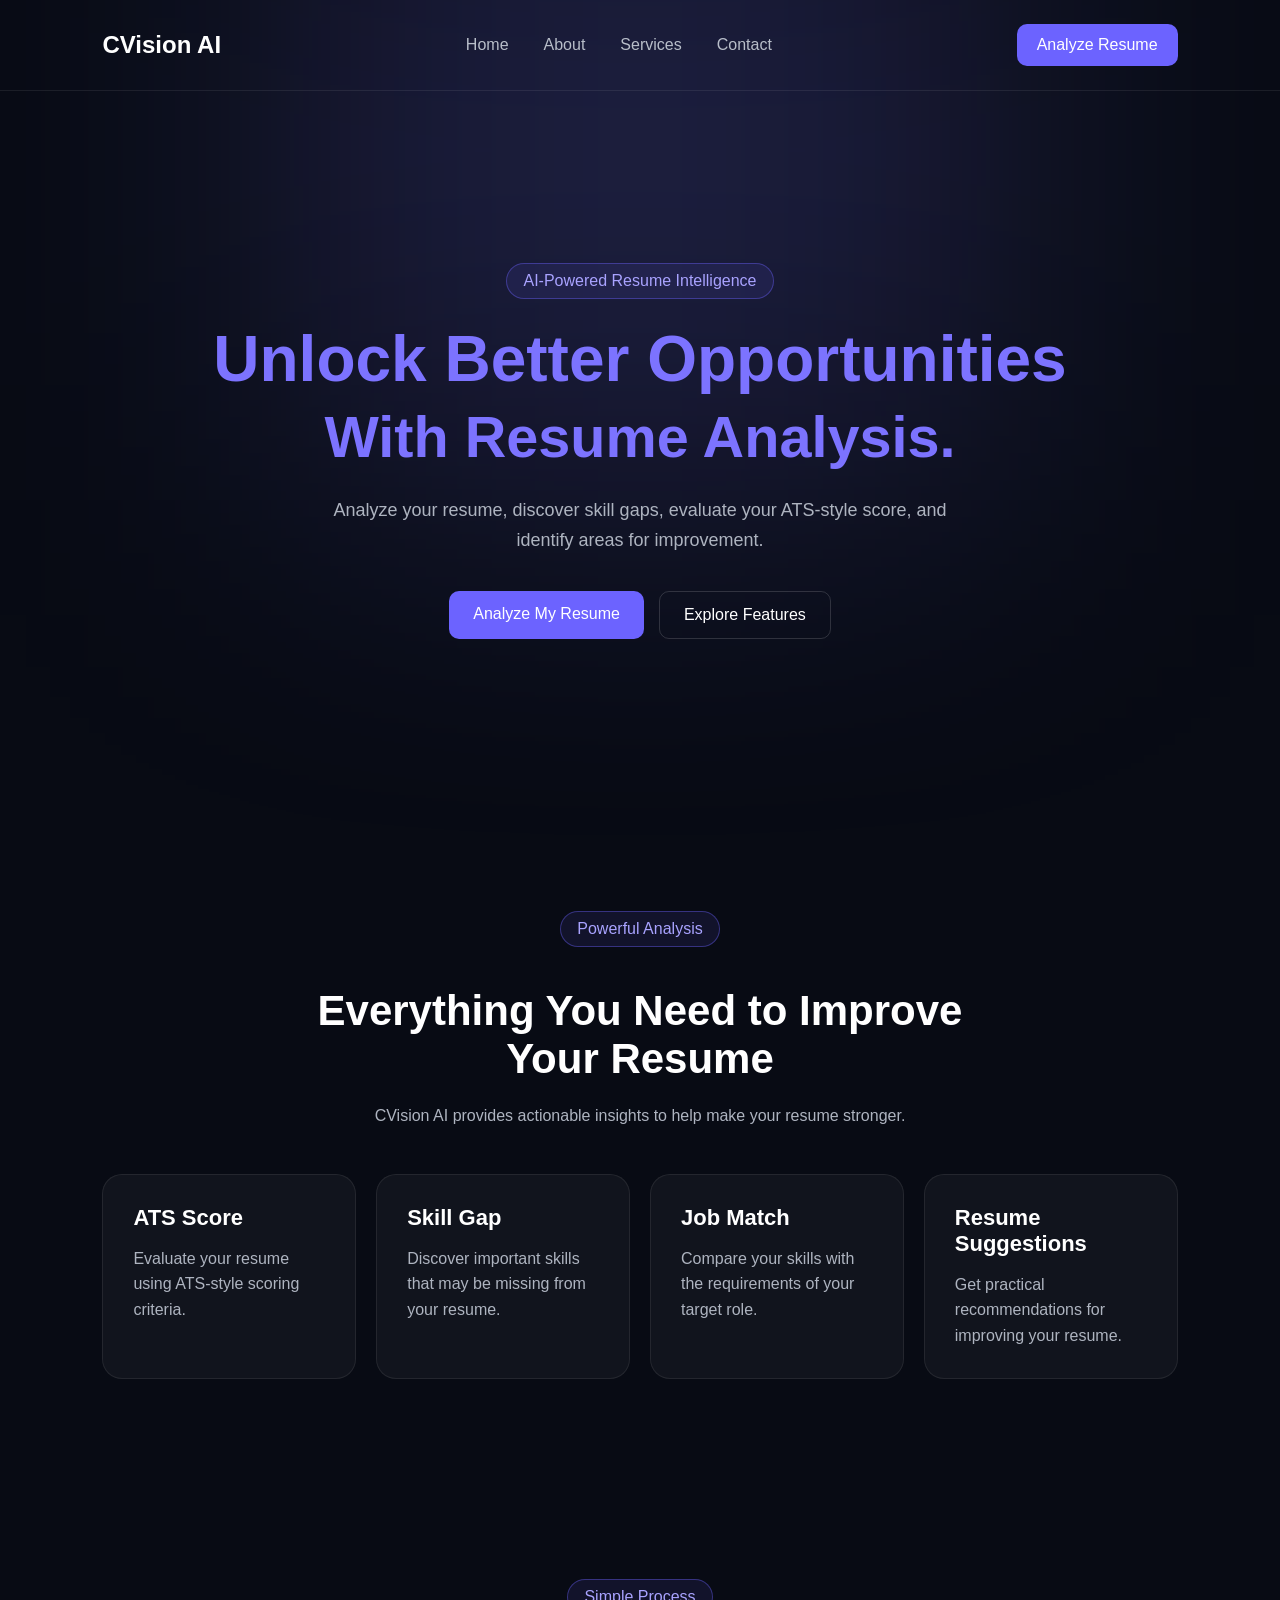
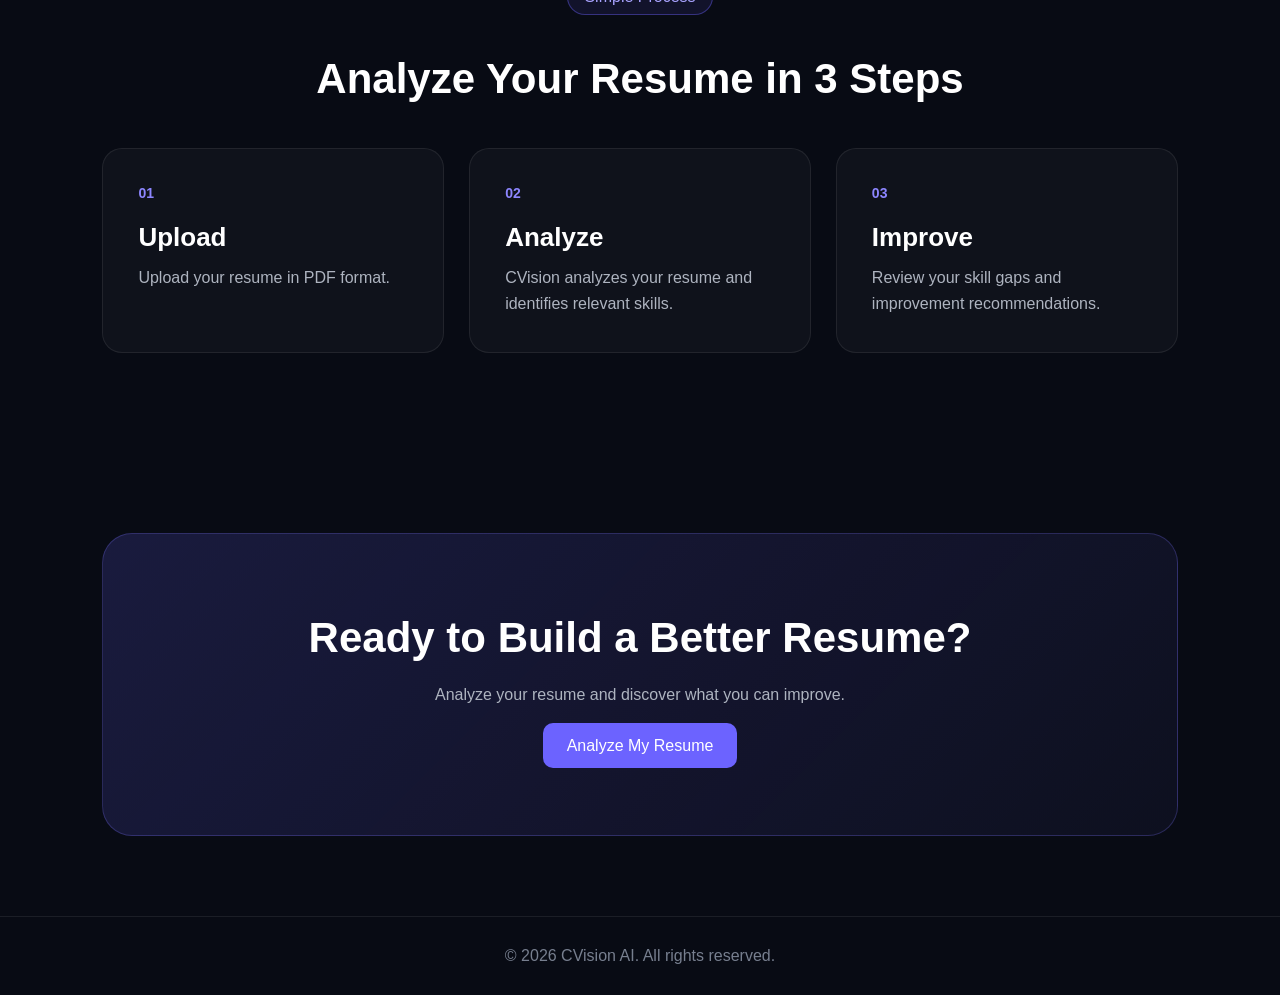
<file: frontend/index.html>
<!DOCTYPE html>
<html lang="en">

<head>
    <meta charset="UTF-8">
    <meta name="viewport" content="width=device-width, initial-scale=1.0">

    <title>CVision AI | AI Resume Analysis</title>

    <link rel="stylesheet" href="css/style.css">

    <script src="js/script.js" defer></script>
</head>


<body>

    <!-- Navigation -->
    <nav>

        <div class="logo">
            CVision AI
        </div>


        <div class="nav-links">

            <a href="index.html">
                Home
            </a>

            <a href="about.html">
                About
            </a>

            <a href="services.html">
                Services
            </a>

            <a href="contact.html">
                Contact
            </a>

        </div>


        <a href="upload.html" class="nav-button">
            Analyze Resume
        </a>

    </nav>


    <!-- Hero -->
    <section class="hero">

        <div class="hero-content">

            <span class="badge">
                AI-Powered Resume Intelligence
            </span>


            <h1>

                <span class="hero-line-1">
                    Unlock Better Opportunities
                </span>

                <span class="hero-line-2">
                    With Resume Analysis.
                </span>

            </h1>


            <p>
                Analyze your resume, discover skill gaps,
                evaluate your ATS-style score, and identify
                areas for improvement.
            </p>


            <div class="hero-buttons">

                <a
                    href="upload.html"
                    class="primary-btn"
                >
                    Analyze My Resume
                </a>


                <a
                    href="#features"
                    class="secondary-btn"
                >
                    Explore Features
                </a>

            </div>

        </div>

    </section>


    <!-- Features -->
    <section
        class="features"
        id="features"
    >

        <div class="section-heading">

            <span class="badge">
                Powerful Analysis
            </span>


            <h2>
                Everything You Need to Improve Your Resume
            </h2>


            <p>
                CVision AI provides actionable insights
                to help make your resume stronger.
            </p>

        </div>


        <div class="feature-grid">

            <div class="feature-card">

                <h3>
                    ATS Score
                </h3>

                <p>
                    Evaluate your resume using
                    ATS-style scoring criteria.
                </p>

            </div>


            <div class="feature-card">

                <h3>
                    Skill Gap
                </h3>

                <p>
                    Discover important skills that
                    may be missing from your resume.
                </p>

            </div>


            <div class="feature-card">

                <h3>
                    Job Match
                </h3>

                <p>
                    Compare your skills with the
                    requirements of your target role.
                </p>

            </div>


            <div class="feature-card">

                <h3>
                    Resume Suggestions
                </h3>

                <p>
                    Get practical recommendations
                    for improving your resume.
                </p>

            </div>

        </div>

    </section>


    <!-- How It Works -->
    <section class="how-it-works">

        <div class="section-heading">

            <span class="badge">
                Simple Process
            </span>

            <h2>
                Analyze Your Resume in 3 Steps
            </h2>

        </div>


        <div class="steps">

            <div class="step">

                <span>
                    01
                </span>

                <h3>
                    Upload
                </h3>

                <p>
                    Upload your resume in PDF format.
                </p>

            </div>


            <div class="step">

                <span>
                    02
                </span>

                <h3>
                    Analyze
                </h3>

                <p>
                    CVision analyzes your resume
                    and identifies relevant skills.
                </p>

            </div>


            <div class="step">

                <span>
                    03
                </span>

                <h3>
                    Improve
                </h3>

                <p>
                    Review your skill gaps and
                    improvement recommendations.
                </p>

            </div>

        </div>

    </section>


    <!-- Call To Action -->
    <section class="cta">

        <h2>
            Ready to Build a Better Resume?
        </h2>


        <p>
            Analyze your resume and discover
            what you can improve.
        </p>


        <a
            href="upload.html"
            class="primary-btn"
        >
            Analyze My Resume
        </a>

    </section>


    <!-- Footer -->
    <footer>

        <p>
            © 2026 CVision AI. All rights reserved.
        </p>

    </footer>


</body>

</html>
</file>
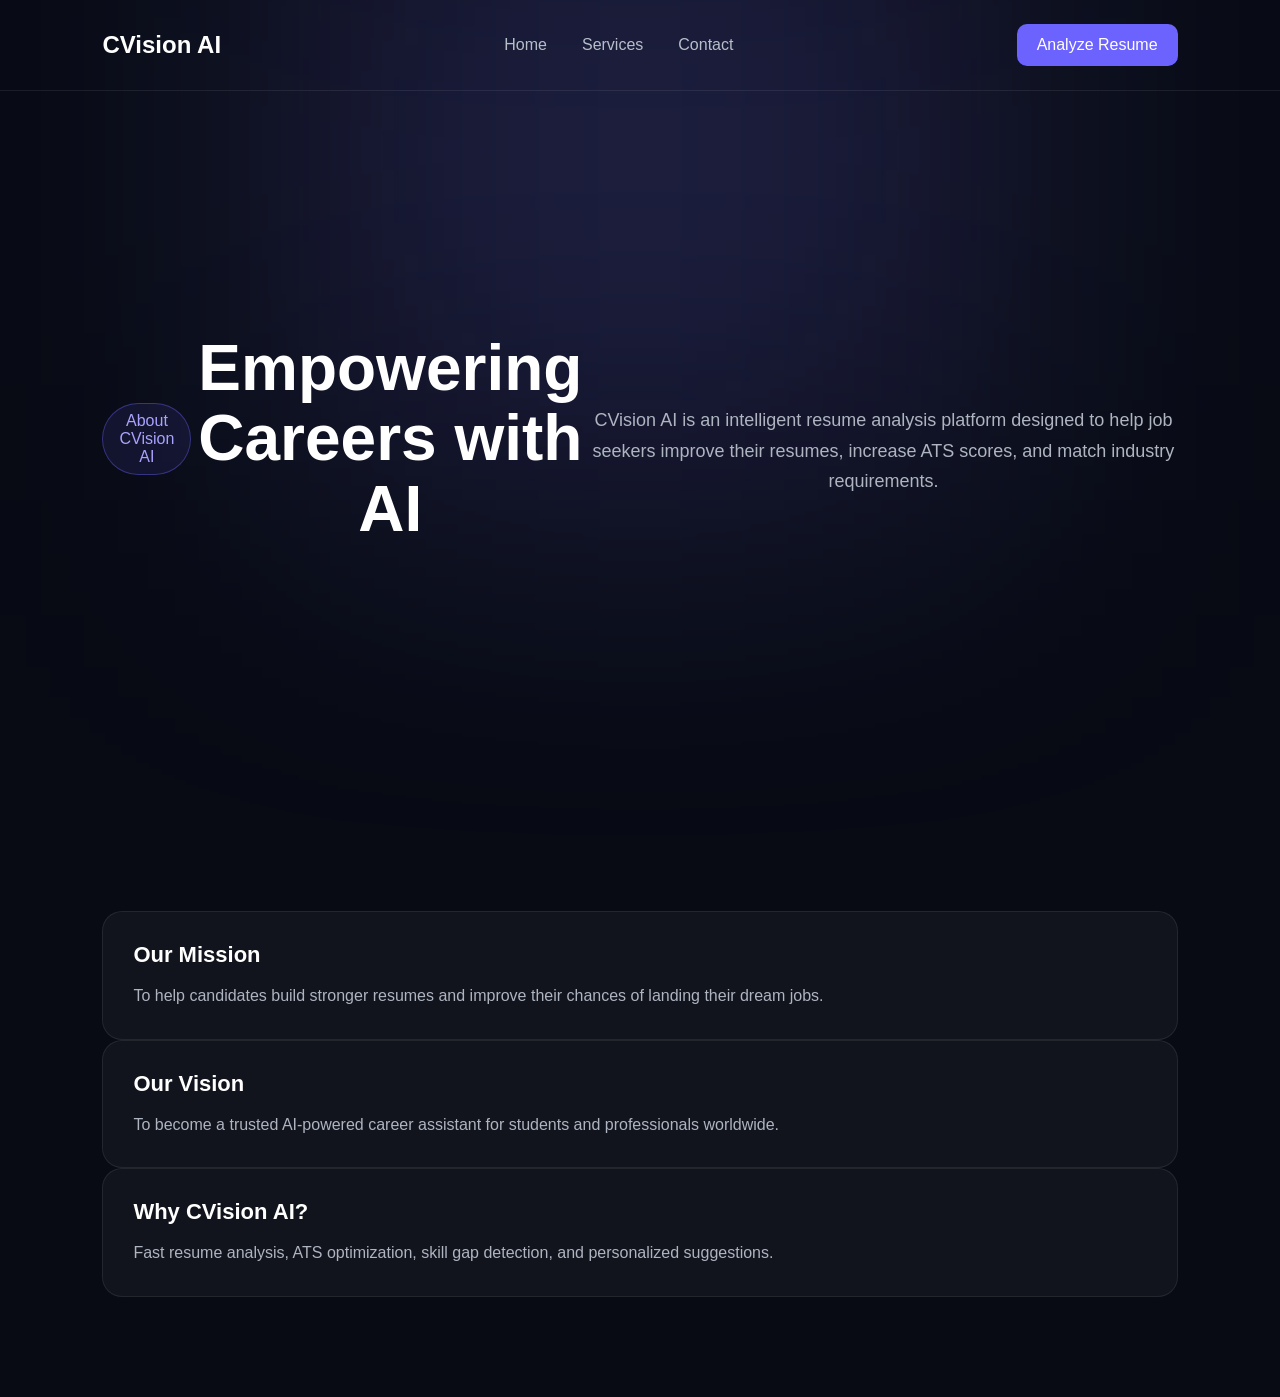
<file: frontend/about.html>
<!DOCTYPE html>
<html lang="en">
<head>
    <meta charset="UTF-8">
    <meta name="viewport" content="width=device-width, initial-scale=1.0">
    <title>About | CVision AI</title>
    <link rel="stylesheet" href="css/style.css">
</head>

<body>

<nav>
    <div class="logo">CVision AI</div>

    <div class="nav-links">
        <a href="index.html">Home</a>
        <a href="services.html">Services</a>
        <a href="contact.html">Contact</a>
    </div>

    <a href="upload.html" class="nav-button">Analyze Resume</a>
</nav>

<section class="hero">

    <span class="badge">About CVision AI</span>

    <h1>Empowering Careers with AI</h1>

    <p>
        CVision AI is an intelligent resume analysis platform
        designed to help job seekers improve their resumes,
        increase ATS scores, and match industry requirements.
    </p>

</section>

<section class="features">

    <div class="feature-card">
        <h3>Our Mission</h3>
        <p>
            To help candidates build stronger resumes and
            improve their chances of landing their dream jobs.
        </p>
    </div>

    <div class="feature-card">
        <h3>Our Vision</h3>
        <p>
            To become a trusted AI-powered career assistant
            for students and professionals worldwide.
        </p>
    </div>

    <div class="feature-card">
        <h3>Why CVision AI?</h3>
        <p>
            Fast resume analysis, ATS optimization,
            skill gap detection, and personalized suggestions.
        </p>
    </div>

</section>

</body>
</html>
</file>
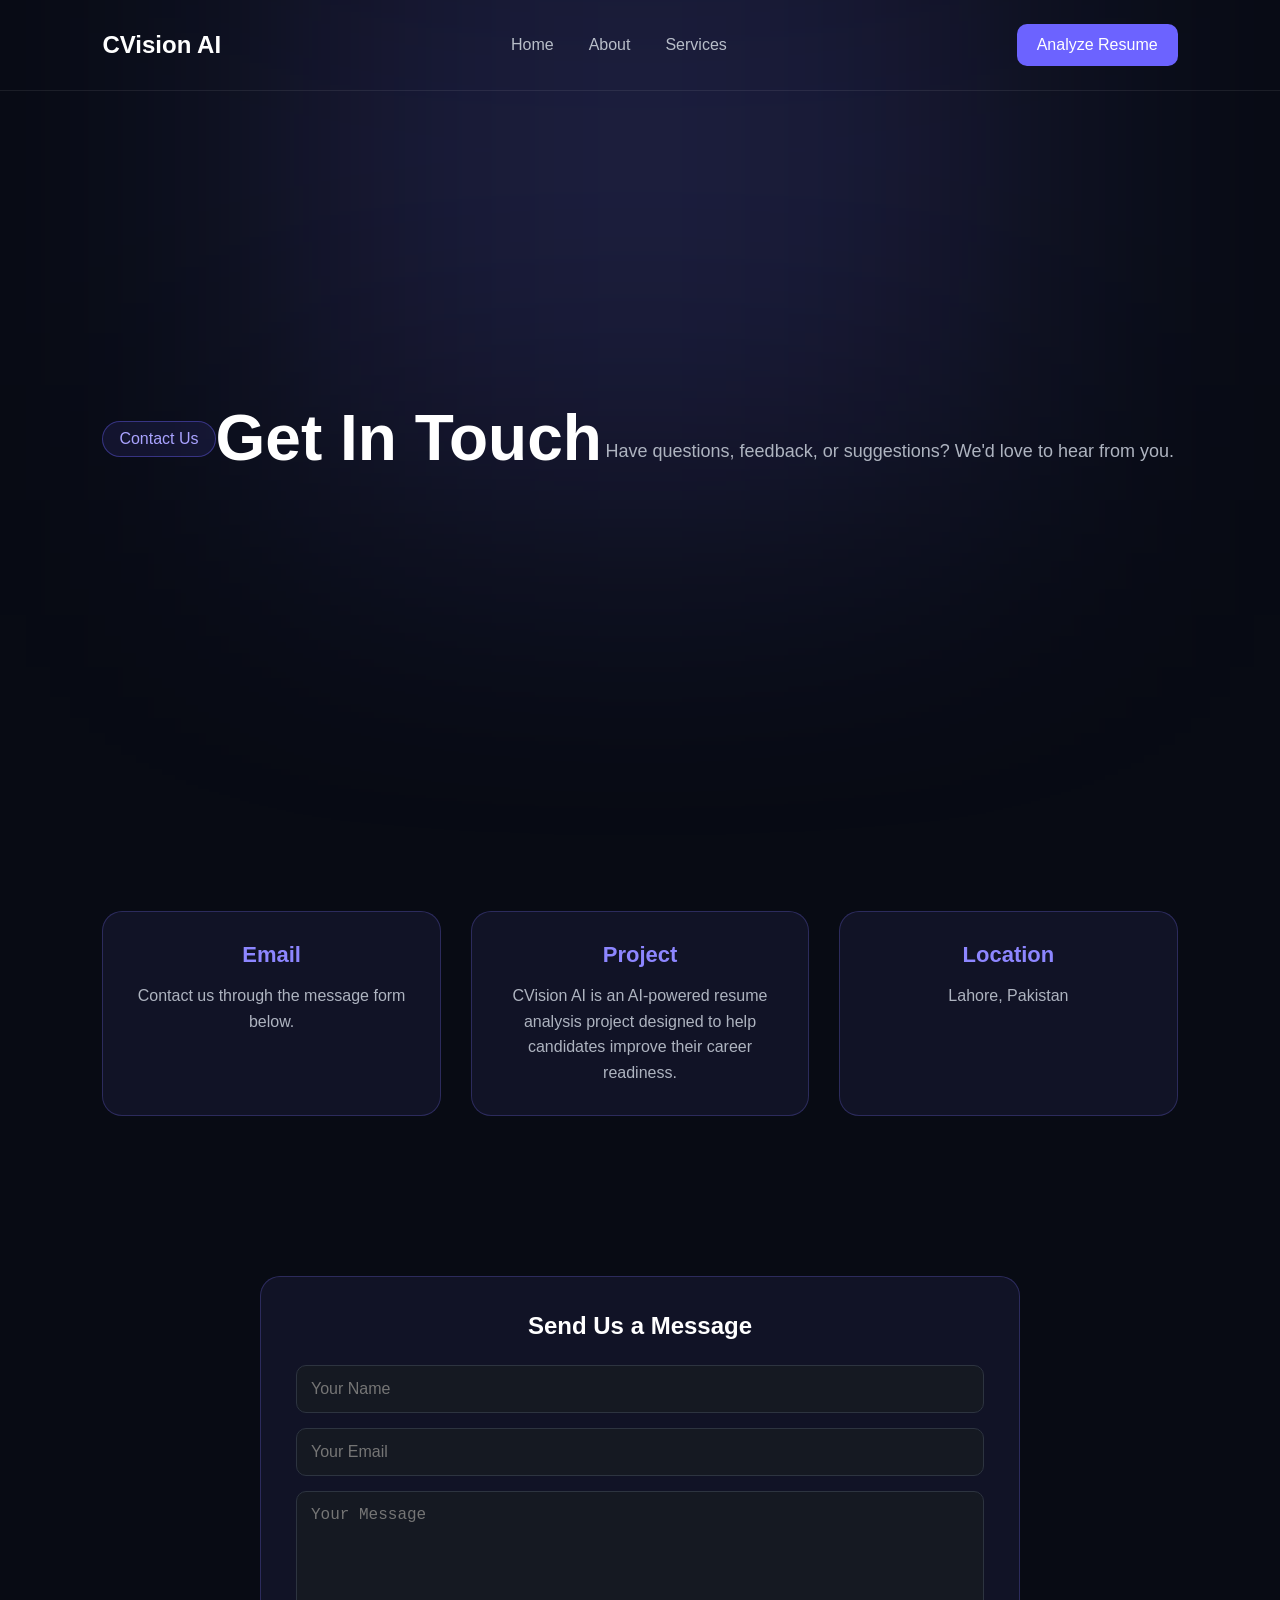
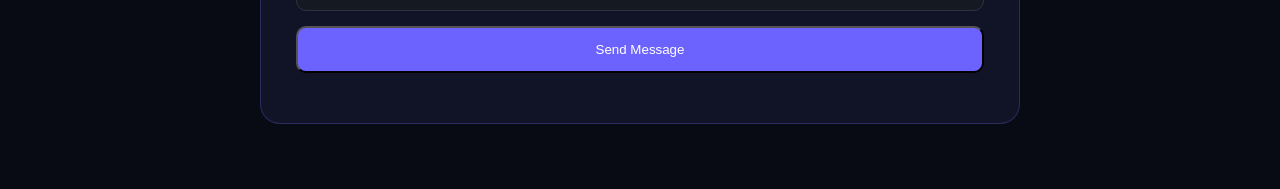
<file: frontend/contact.html>
<!DOCTYPE html>
<html lang="en">

<head>
    <meta charset="UTF-8">
    <meta name="viewport" content="width=device-width, initial-scale=1.0">

    <title>Contact | CVision AI</title>

    <link rel="stylesheet" href="css/style.css">
</head>


<body class="contact-page">

    <!-- Navigation -->
    <nav>

        <div class="logo">
            CVision AI
        </div>

        <div class="nav-links">
            <a href="index.html">Home</a>
            <a href="about.html">About</a>
            <a href="services.html">Services</a>
        </div>

        <a href="upload.html" class="nav-button">
            Analyze Resume
        </a>

    </nav>


    <!-- Hero -->
    <section class="hero">

        <span class="badge">
            Contact Us
        </span>

        <h1>
            Get In Touch
        </h1>

        <p>
            Have questions, feedback, or suggestions?
            We'd love to hear from you.
        </p>

    </section>


    <!-- Contact Information -->
    <section class="features">

        <div class="feature-grid">

            <div class="feature-card">

                <h3>
                    Email
                </h3>

                <p>
                    Contact us through the message form below.
                </p>

            </div>


            <div class="feature-card">

                <h3>
                    Project
                </h3>

                <p>
                    CVision AI is an AI-powered resume analysis
                    project designed to help candidates improve
                    their career readiness.
                </p>

            </div>


            <div class="feature-card">

                <h3>
                    Location
                </h3>

                <p>
                    Lahore, Pakistan
                </p>

            </div>

        </div>

    </section>


    <!-- Contact Form -->
    <section class="contact-form-section">

        <div class="feature-card">

            <h2>
                Send Us a Message
            </h2>


            <form id="contactForm">

                <input
                    type="text"
                    id="contactName"
                    placeholder="Your Name"
                    required
                >


                <input
                    type="email"
                    id="contactEmail"
                    placeholder="Your Email"
                    required
                >


                <textarea
                    id="contactMessage"
                    rows="5"
                    placeholder="Your Message"
                    required
                ></textarea>


                <button
                    type="submit"
                    class="primary-btn"
                >
                    Send Message
                </button>


                <p id="contactStatus"></p>

            </form>

        </div>

    </section>


    <script>

        const contactForm =
            document.getElementById("contactForm");

        const contactStatus =
            document.getElementById("contactStatus");


        contactForm.addEventListener("submit", function (event) {

            event.preventDefault();


            const name =
                document.getElementById("contactName").value.trim();

            const email =
                document.getElementById("contactEmail").value.trim();

            const message =
                document.getElementById("contactMessage").value.trim();


            if (!name || !email || !message) {

                contactStatus.textContent =
                    "Please fill in all fields.";

                return;
            }


            contactStatus.textContent =
                "Thank you! Your message has been received.";


            contactForm.reset();

        });

    </script>

</body>

</html>
</file>
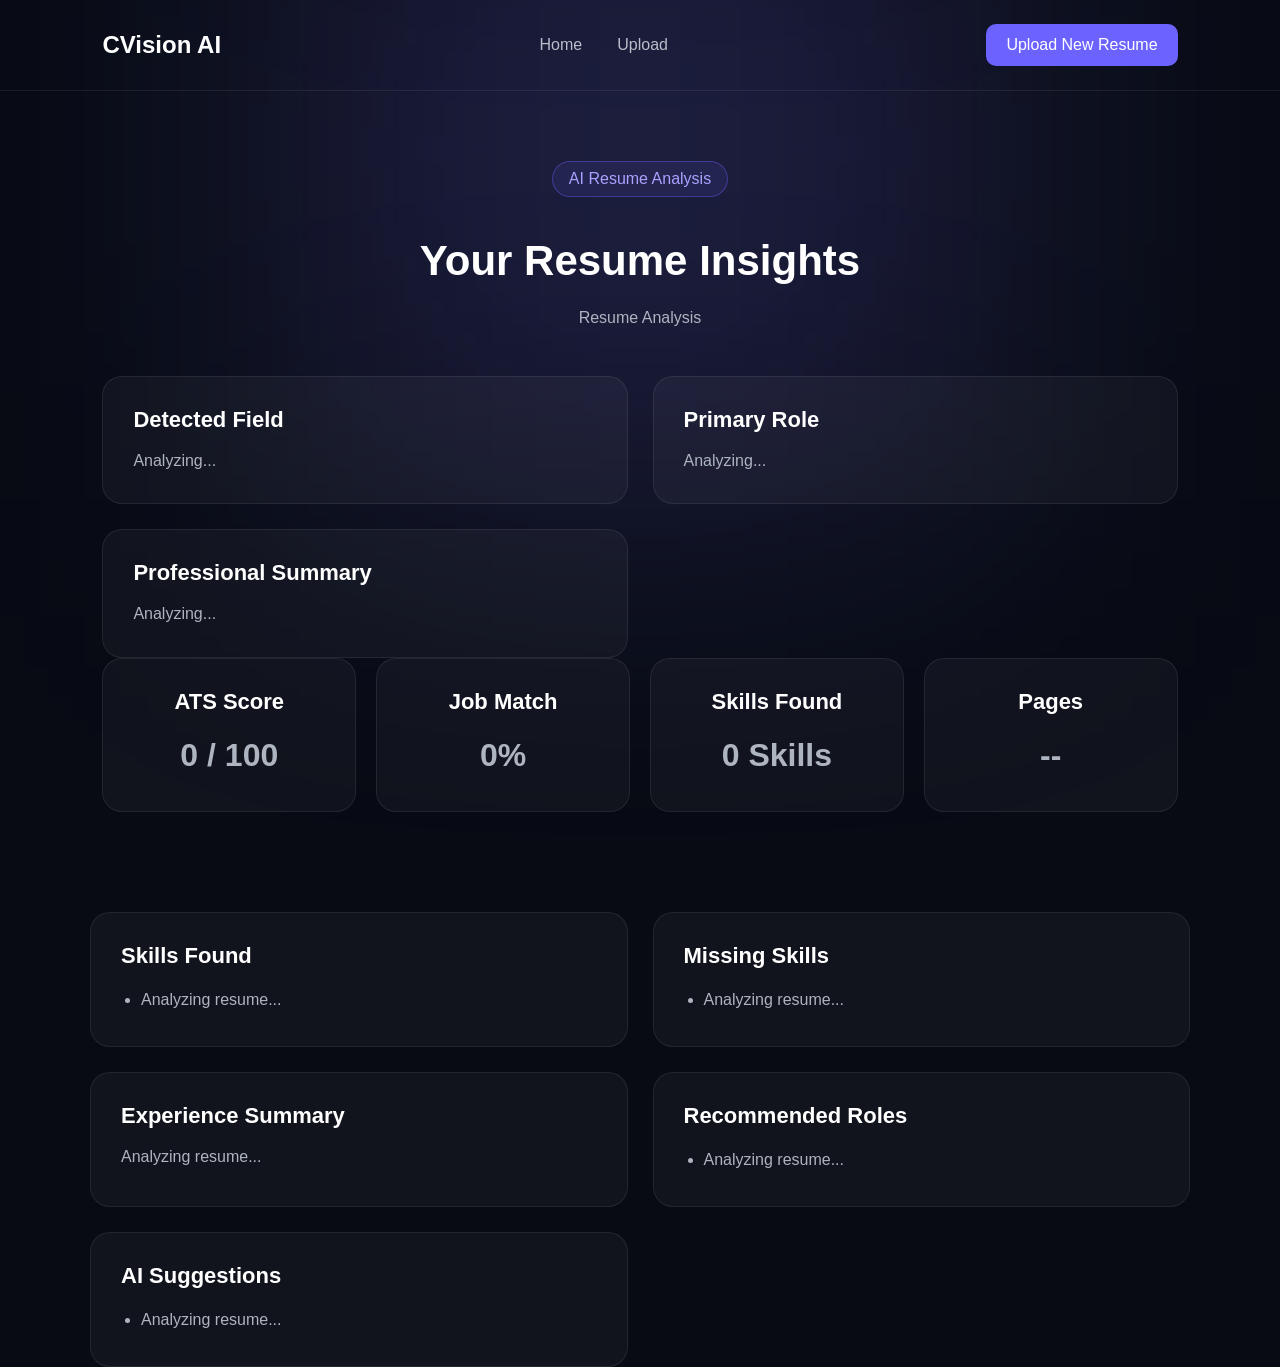
<file: frontend/dashboard.html>
﻿<!DOCTYPE html>
<html lang="en">

<head>
    <meta charset="UTF-8">
    <meta name="viewport" content="width=device-width, initial-scale=1.0">

    <title>Dashboard | CVision AI</title>

    <link rel="stylesheet" href="css/style.css">
</head>

<body id="dashboardRoot">

    <!-- Navigation -->
    <nav>
        <div class="logo">CVision AI</div>

        <div class="nav-links">
            <a href="index.html">Home</a>
            <a href="upload.html">Upload</a>
        </div>

        <a href="upload.html" class="nav-button">
            Upload New Resume
        </a>
    </nav>


    <!-- Dashboard Header -->
    <section class="dashboard">

        <div class="section-heading">

            <span class="badge">
                AI Resume Analysis
            </span>

            <h2>Your Resume Insights</h2>

            <p id="resumeName">
                Resume Analysis
            </p>

        </div>


        <!-- AI Identification -->
        <div class="dashboard-details">

            <div class="feature-card">
                <h3>Detected Field</h3>
                <p id="detectedField">Analyzing...</p>
            </div>

            <div class="feature-card">
                <h3>Primary Role</h3>
                <p id="primaryRole">Analyzing...</p>
            </div>

            <div class="feature-card">
                <h3>Professional Summary</h3>
                <p id="resumeSummary">Analyzing...</p>
            </div>

        </div>


        <!-- Main Stats -->
        <div class="stats-grid">

            <div class="feature-card">
                <h3>ATS Score</h3>
                <p id="atsScore">0 / 100</p>
            </div>

            <div class="feature-card">
                <h3>Job Match</h3>
                <p id="jobMatch">0%</p>
            </div>

            <div class="feature-card">
                <h3>Skills Found</h3>
                <p id="skillCount">0 Skills</p>
            </div>

            <div class="feature-card">
                <h3>Pages</h3>
                <p id="pageCount">--</p>
            </div>

        </div>

    </section>


    <!-- Dashboard Details -->
    <section class="dashboard-details">

        <!-- Skills -->
        <div class="feature-card">

            <h3>Skills Found</h3>

            <ul id="skillsList">
                <li>Analyzing resume...</li>
            </ul>

        </div>


        <!-- Missing Skills -->
        <div class="feature-card">

            <h3>Missing Skills</h3>

            <ul id="missingSkillsList">
                <li>Analyzing resume...</li>
            </ul>

        </div>


        <!-- Experience -->
        <div class="feature-card">

            <h3>Experience Summary</h3>

            <p id="experienceSummary">
                Analyzing resume...
            </p>

        </div>


        <!-- Recommended Roles -->
        <div class="feature-card">

            <h3>Recommended Roles</h3>

            <ul id="recommendedRolesList">
                <li>Analyzing resume...</li>
            </ul>

        </div>


        <!-- AI Suggestions -->
        <div class="feature-card">

            <h3>AI Suggestions</h3>

            <ul id="suggestionsList">
                <li>Analyzing resume...</li>
            </ul>

        </div>

    </section>


    <script src="js/script.js"></script>

</body>

</html>
</file>
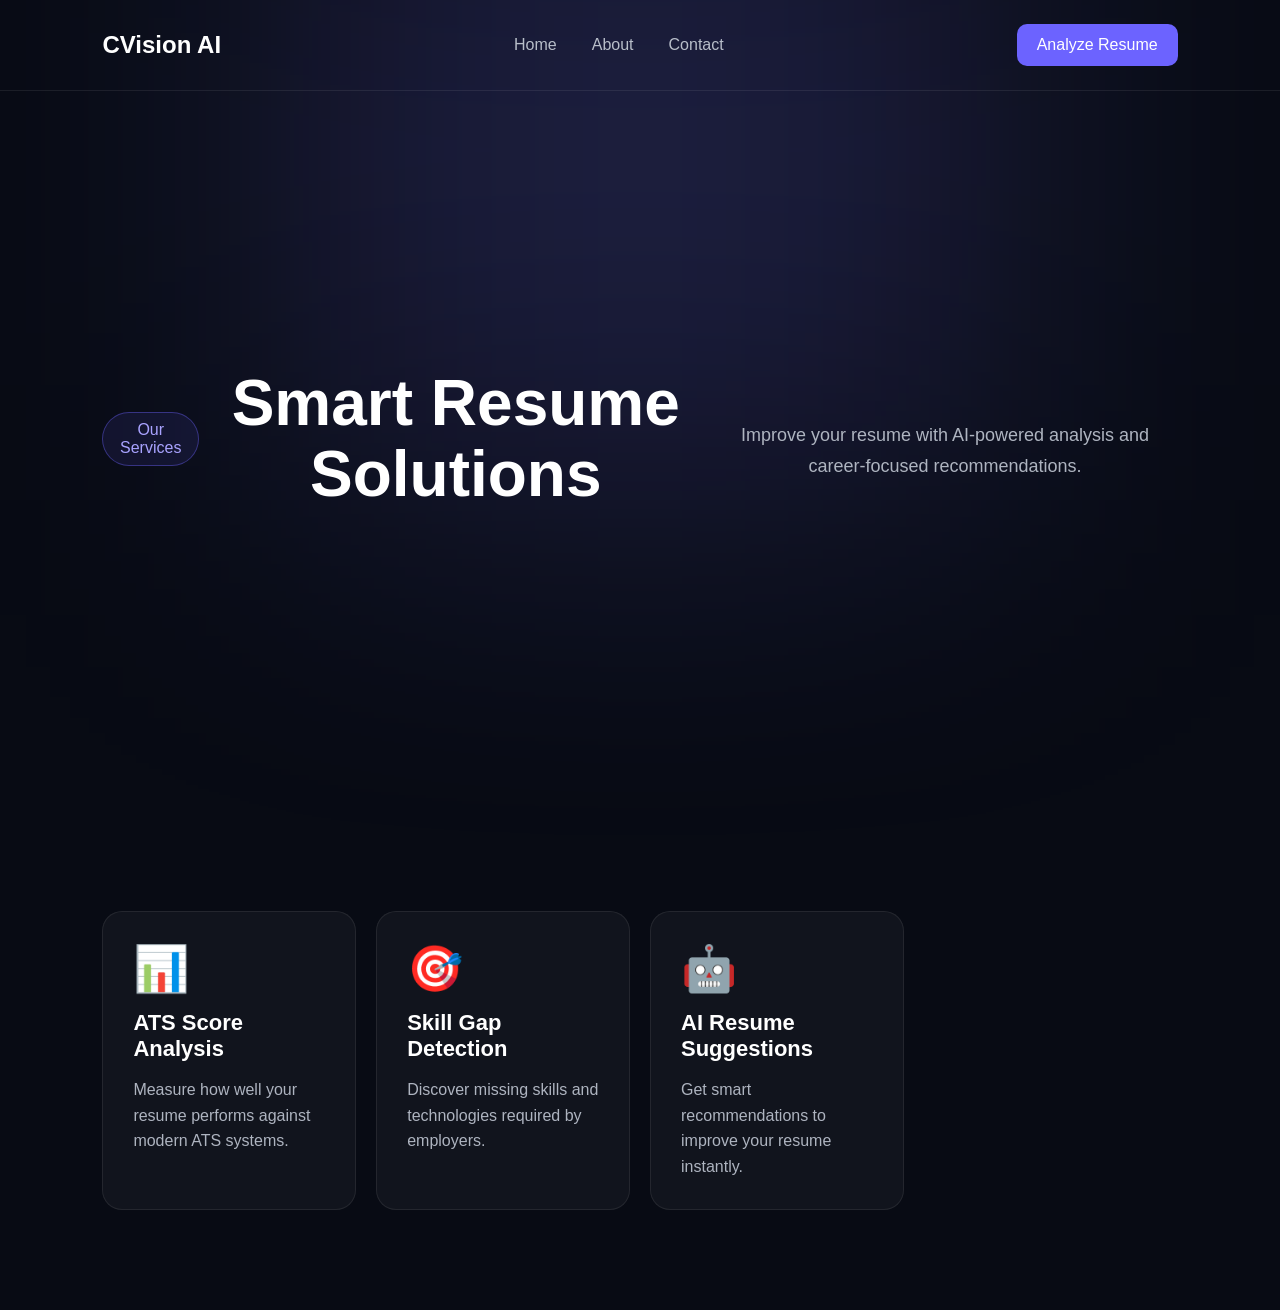
<file: frontend/services.html>
<!DOCTYPE html>
<html lang="en">
<head>
    <meta charset="UTF-8">
    <meta name="viewport" content="width=device-width, initial-scale=1.0">
    <title>Services | CVision AI</title>
    <link rel="stylesheet" href="css/style.css">
</head>

<body>

<nav>
    <div class="logo">CVision AI</div>

    <div class="nav-links">
        <a href="index.html">Home</a>
        <a href="about.html">About</a>
        <a href="contact.html">Contact</a>
    </div>

    <a href="upload.html" class="nav-button">Analyze Resume</a>
</nav>

<section class="hero">

    <span class="badge">Our Services</span>

    <h1>Smart Resume Solutions</h1>

    <p>
        Improve your resume with AI-powered analysis and
        career-focused recommendations.
    </p>

</section>

<section class="features">

   <div class="feature-grid">

    <div class="feature-card">
        <div class="feature-icon">📊</div>
        <h3>ATS Score Analysis</h3>
        <p>
            Measure how well your resume performs against modern ATS systems.
        </p>
    </div>

    <div class="feature-card">
        <div class="feature-icon">🎯</div>
        <h3>Skill Gap Detection</h3>
        <p>
            Discover missing skills and technologies required by employers.
        </p>
    </div>

    <div class="feature-card">
        <div class="feature-icon">🤖</div>
        <h3>AI Resume Suggestions</h3>
        <p>
            Get smart recommendations to improve your resume instantly.
        </p>
    </div>

</div>
</section>


</body>
</html>
</file>
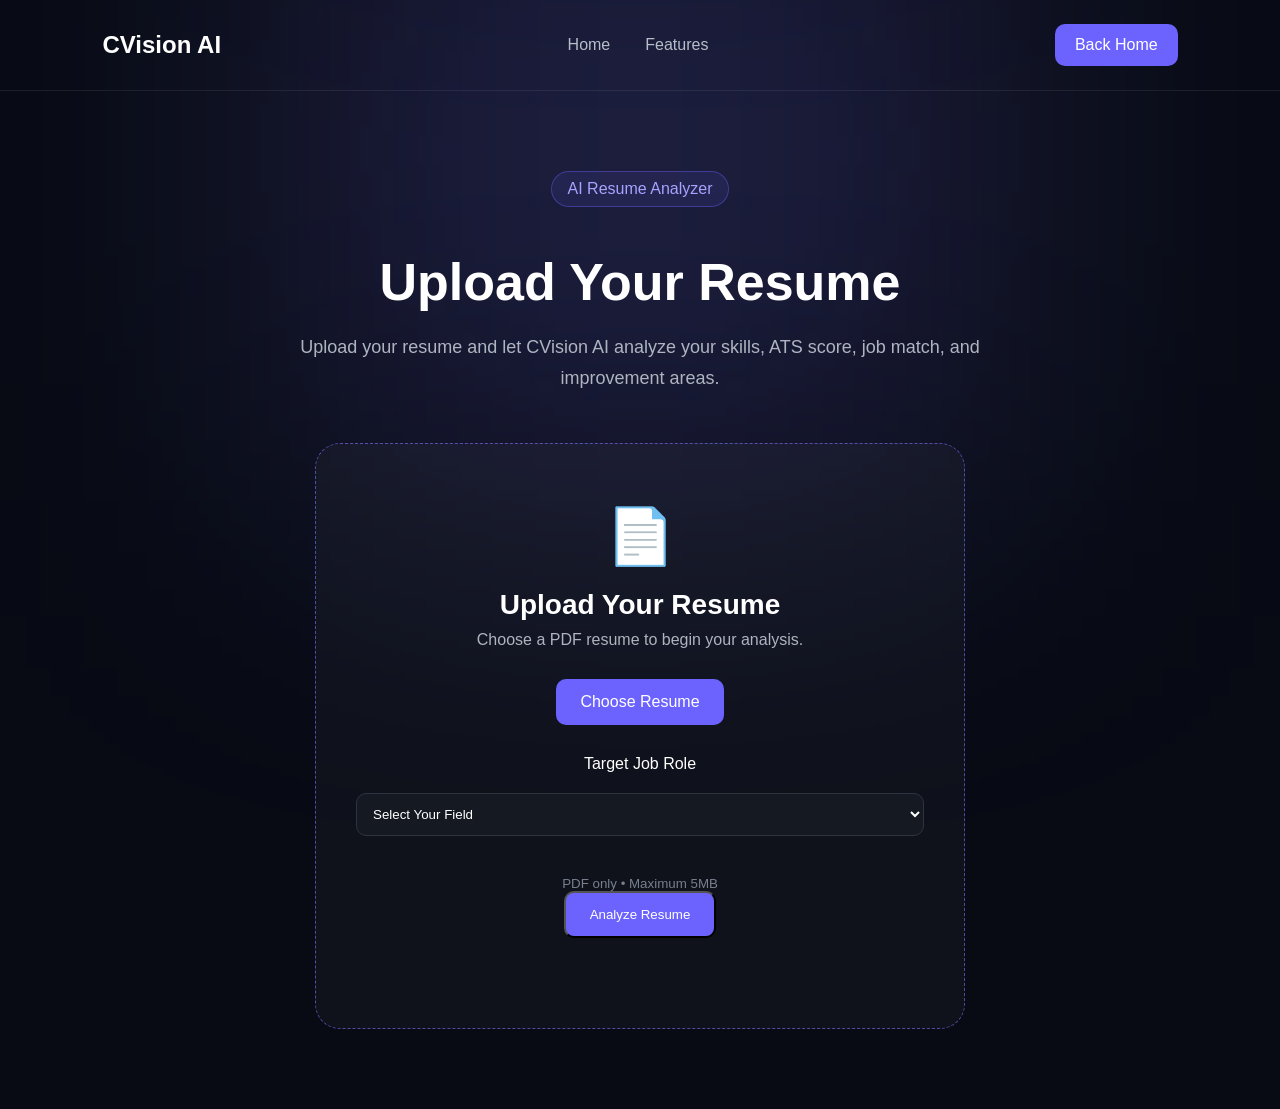
<file: frontend/upload.html>
<!DOCTYPE html>
<html lang="en">
<head>
    <meta charset="UTF-8">
    <meta name="viewport" content="width=device-width, initial-scale=1.0">

    <title>Upload Resume | CVision AI</title>

    <link rel="stylesheet" href="css/style.css">
</head>

<body>

    <!-- Navigation -->
    <nav>
        <div class="logo">CVision AI</div>

        <div class="nav-links">
            <a href="index.html">Home</a>
            <a href="index.html#features">Features</a>
        </div>

        <a href="index.html" class="nav-button">Back Home</a>
    </nav>


    <!-- Upload Section -->
    <section class="upload-section">

        <div class="upload-header">

            <span class="badge">AI Resume Analyzer</span>

            <h1>Upload Your Resume</h1>

            <p>
                Upload your resume and let CVision AI analyze
                your skills, ATS score, job match, and improvement areas.
            </p>

        </div>


        <!-- Upload Box -->
        <div class="upload-box">

            <div class="upload-icon">📄</div>

            <h2>Upload Your Resume</h2>

            <p>
                Choose a PDF resume to begin your analysis.
            </p>


            <!-- Resume File -->
            <input
                type="file"
                id="resumeFile"
                accept=".pdf"
                hidden
            >

            <label for="resumeFile" class="primary-btn">
                Choose Resume
            </label>


            <!-- Selected File -->
            <p id="fileStatus"></p>


            <!-- Job Role -->
            <label for="jobRole" class="form-label">
                Target Job Role
            </label>

            
<select id="jobRole">
    <option value="">Select Your Field</option>

    <option value="Software Engineering">Software Engineering</option>
    <option value="Web Development">Web Development</option>
    <option value="Mobile App Development">Mobile App Development</option>
    <option value="DevOps">DevOps & Cloud</option>
    <option value="Cybersecurity">Cybersecurity</option>
    <option value="Data Science">Data Science</option>
    <option value="AI/ML">Artificial Intelligence & Machine Learning</option>
    <option value="Data Engineering">Data Engineering</option>
    <option value="Database Administration">Database Administration</option>
    <option value="QA & Software Testing">QA & Software Testing</option>
    <option value="Networking">Networking</option>
    <option value="System Administration">System Administration</option>
    <option value="IT Support">IT Support</option>

    <option value="UI/UX Design">UI/UX Design</option>
    <option value="Graphic Design">Graphic Design</option>
    <option value="Product Design">Product Design</option>

    <option value="Project Management">Project Management</option>
    <option value="Product Management">Product Management</option>
    <option value="Business Analysis">Business Analysis</option>
    <option value="Business Development">Business Development</option>
    <option value="Digital Marketing">Digital Marketing</option>
    <option value="Sales">Sales</option>
    <option value="Finance & Accounting">Finance & Accounting</option>
    <option value="Human Resources">Human Resources</option>
    <option value="Operations">Operations</option>

    <option value="Healthcare">Healthcare</option>
    <option value="Education">Education</option>
    <option value="Legal">Legal</option>
    <option value="Architecture">Architecture</option>
    <option value="Engineering">Engineering</option>
    <option value="Research">Research</option>

    <option value="Other">Other</option>
</select>



            <!-- File Information -->
            <small id="fileInfo">
                PDF only • Maximum 5MB
            </small>


            <!-- Analyze Button -->
            <button
                id="analyzeBtn"
                class="primary-btn"
                type="button"
            >
                Analyze Resume
            </button>


            <!-- Result / Error -->
            <p id="uploadResult"></p>

        </div>

    </section>


    <script src="js/script.js"></script>

</body>
</html>
</file>
<file: frontend/css/style.css>
* {
    margin: 0;
    padding: 0;
    box-sizing: border-box;
}

html {
    scroll-behavior: smooth;
}

body {
    font-family: Arial, sans-serif;
    background: #080b14;
    color: #ffffff;
}
body::before {
    content: "";
    position: fixed;
    top: -200px;
    left: 50%;
    transform: translateX(-50%);
    width: 700px;
    height: 700px;
    background: rgba(124, 115, 255, 0.18);
    filter: blur(140px);
    z-index: -1;
}

nav {
    display: flex;
    align-items: center;
    justify-content: space-between;
    padding: 24px 8%;
    border-bottom: 1px solid rgba(255, 255, 255, 0.08);
}

.logo {
    font-size: 24px;
    font-weight: 700;
}

.nav-links {
    display: flex;
    gap: 35px;
}

.nav-links a {
    color: #b8bec9;
    text-decoration: none;
    transition: 0.3s;
}

.nav-links a:hover {
    color: #ffffff;
}

.nav-button {
    text-decoration: none;
    color: #ffffff;
    padding: 12px 20px;
    border-radius: 10px;
    background: #6c63ff;
}

.hero {
    min-height: 80vh;
    display: flex;
    align-items: center;
    justify-content: center;
    text-align: center;
    padding: 80px 8%;
}

.hero-content {
    max-width: 900px;
}

.badge {
    display: inline-block;
    padding: 8px 16px;
    border: 1px solid rgba(108, 99, 255, 0.4);
    border-radius: 50px;
    color: #a9a3ff;
    background: rgba(108, 99, 255, 0.1);
    margin-bottom: 25px;
}

.hero h1 {
    font-size: clamp(45px, 7vw, 82px);
    line-height: 1.05;
    margin-bottom: 25px;
}

.hero h1 span {
    display: block;
    color: #7c73ff;
}

.hero p {
    max-width: 650px;
    margin: auto;
    color: #aeb4c0;
    font-size: 18px;
    line-height: 1.7;
}

.hero-buttons {
    margin-top: 35px;
    display: flex;
    justify-content: center;
    gap: 15px;
}

.primary-btn,
.secondary-btn {
    padding: 14px 24px;
    border-radius: 10px;
    text-decoration: none;
    transition: 0.3s;
}

.primary-btn {
    color: #ffffff;
    background: #6c63ff;
}

.secondary-btn {
    color: #ffffff;
    border: 1px solid rgba(255, 255, 255, 0.15);
}

.primary-btn:hover,
.nav-button:hover {
    transform: translateY(-3px);
}
.features {
    padding: 100px 8%;
}

.section-heading {
    text-align: center;
    max-width: 700px;
    margin: 0 auto 60px;
}

.section-heading h2 {
    font-size: 48px;
    margin: 20px 0;
}

.section-heading p {
    color: #aeb4c0;
    line-height: 1.6;
}

.feature-grid {
    display: grid;
    grid-template-columns: repeat(4, 1fr);
    gap: 20px;
}

.feature-card {
    padding: 30px;
    background: rgba(255, 255, 255, 0.04);
    border: 1px solid rgba(255, 255, 255, 0.08);
    border-radius: 20px;
    transition: 0.3s;
}

.feature-card:hover {
    transform: translateY(-8px);
    border-color: rgba(124, 115, 255, 0.5);
    background: rgba(124, 115, 255, 0.08);
}

.feature-card h3 {
    font-size: 22px;
    margin-bottom: 15px;
}

.feature-card p {
    color: #aeb4c0;
    line-height: 1.6;
}
.how-it-works {
    padding: 100px 8%;
}

.steps {
    display: grid;
    grid-template-columns: repeat(3, 1fr);
    gap: 25px;
}

.step {
    padding: 35px;
    background: rgba(255, 255, 255, 0.03);
    border: 1px solid rgba(255, 255, 255, 0.08);
    border-radius: 20px;
    position: relative;
    transition: 0.3s;
}

.step:hover {
    transform: translateY(-8px);
    border-color: rgba(124, 115, 255, 0.5);
}

.step span {
    font-size: 14px;
    color: #8d86ff;
    font-weight: 700;
}

.step h3 {
    font-size: 26px;
    margin: 20px 0 12px;
}

.step p {
    color: #aeb4c0;
    line-height: 1.6;
}
.cta {
    margin: 80px 8%;
    padding: 80px 30px;
    text-align: center;
    border-radius: 30px;
    background: linear-gradient(
        135deg,
        rgba(108, 99, 255, 0.18),
        rgba(124, 115, 255, 0.05)
    );
    border: 1px solid rgba(124, 115, 255, 0.25);
}

.cta h2 {
    font-size: 42px;
    margin-bottom: 20px;
}

.cta p {
    color: #aeb4c0;
    margin-bottom: 30px;
    line-height: 1.6;
}

footer {
    padding: 30px 8%;
    text-align: center;
    color: #777f8f;
    border-top: 1px solid rgba(255, 255, 255, 0.08);
}

/* Responsive */

@media (max-width: 900px) {
    .feature-grid {
        grid-template-columns: repeat(2, 1fr);
    }

    .steps {
        grid-template-columns: 1fr;
    }

    .nav-links {
        display: none;
    }
}

@media (max-width: 600px) {
    nav {
        padding: 20px 5%;
    }

    .hero {
        padding: 60px 5%;
    }

    .hero-buttons {
        flex-direction: column;
    }

    .features,
    .how-it-works {
        padding: 70px 5%;
    }

    .feature-grid {
        grid-template-columns: 1fr;
    }

    .section-heading h2 {
        font-size: 34px;
    }

    .cta {
        margin: 50px 5%;
        padding: 60px 20px;
    }

    .cta h2 {
        font-size: 32px;
    }
}
.upload-section {
    min-height: 80vh;
    padding: 80px 8%;
    display: flex;
    flex-direction: column;
    align-items: center;
}

.upload-header {
    text-align: center;
    max-width: 700px;
    margin-bottom: 50px;
}

.upload-header h1 {
    font-size: 52px;
    margin: 20px 0;
}

.upload-header p {
    color: #aeb4c0;
    line-height: 1.7;
    font-size: 18px;
}

.upload-box {
    width: 100%;
    max-width: 650px;
    padding: 60px 40px;
    text-align: center;
    border: 1px dashed rgba(124, 115, 255, 0.6);
    border-radius: 25px;
    background: rgba(255, 255, 255, 0.03);
}

.upload-icon {
    font-size: 55px;
    margin-bottom: 20px;
}

.upload-box h2 {
    font-size: 28px;
    margin-bottom: 10px;
}

.upload-box p {
    color: #aeb4c0;
    margin-bottom: 30px;
}

.upload-box input {
    display: none;
}

.upload-box label {
    display: inline-block;
    cursor: pointer;
}

.upload-box small {
    display: block;
    margin-top: 20px;
    color: #777f8f;
}.dashboard {
    padding: 70px 8%;
}

.section-heading {
    text-align: center;
    margin-bottom: 45px;
}

.section-heading h2 {
    font-size: 42px;
    margin-top: 15px;
}

.stats-grid {
    max-width: 1100px;
    margin: 0 auto;
    display: grid;
    grid-template-columns: repeat(4, 1fr);
    gap: 20px;
}

.stats-grid .feature-card {
    text-align: center;
    padding: 30px 20px;
}

.stats-grid .feature-card p {
    font-size: 32px;
    font-weight: 700;
    margin-top: 15px;
}

.dashboard-details {
    max-width: 1100px;
    margin: 30px auto 0;
    display: grid;
    grid-template-columns: 1fr 1fr;
    gap: 25px;
}

.dashboard-details .feature-card {
    padding: 30px;
}

.dashboard-details ul {
    padding-left: 20px;
    line-height: 2;
    color: #aeb4c0;
}
.feature-icon {
    font-size: 45px;
    margin-bottom: 15px;
}

.feature-card {
    transition: 0.3s ease;
}

.feature-card:hover {
    transform: translateY(-8px);
}
.contact-form-section {
    max-width: 800px;
    margin: 60px auto;
    padding: 0 20px;
}

.contact-form-section .feature-card {
    padding: 35px;
}

.contact-form-section h2 {
    text-align: center;
    margin-bottom: 25px;
}

.contact-form-section form {
    display: flex;
    flex-direction: column;
    gap: 15px;
}

.contact-form-section input,
.contact-form-section textarea {
    padding: 14px;
    border-radius: 10px;
    border: 1px solid #2d3440;
    background: #151922;
    color: white;
    font-size: 16px;
}

.contact-form-section textarea {
    resize: none;
}
.contact-page .feature-grid {
    grid-template-columns: repeat(3, 1fr);
    gap: 30px;
}

.contact-page .feature-card {
    text-align: center;
    background: rgba(124, 115, 255, 0.08);
    border: 1px solid rgba(124, 115, 255, 0.25);
}

.contact-page .feature-card h3 {
    color: #8d86ff;
}
.hero h1 span {
    display: block;
}
.hero h1 {
    font-size: clamp(38px, 5vw, 65px);
    line-height: 1.1;
    margin-bottom: 25px;
}
.hero-line-1,
.hero-line-2 {
    display: block;
}

.hero-line-1 {
    display: block;
    font-size: 1em;
    animation: slideLeft 1s ease;
}
.hero-line-2 {
    display: block;
    font-size: 0.9em;
    color: #7c73ff;
    margin-top: 12px;
    animation: slideRight 1s ease;
}
@keyframes slideLeft {
    from {
        opacity: 0;
        transform: translateX(-120px);
    }
    to {
        opacity: 1;
        transform: translateX(0);
    }
}

@keyframes slideRight {
    from {
        opacity: 0;
        transform: translateX(120px);
    }
    to {
        opacity: 1;
        transform: translateX(0);
    }
}
#jobRole{
    width:100%;
    padding:12px;
    margin:20px 0;
    border-radius:10px;
    background:#151922;
    color:white;
    border:1px solid #2d3440;
}
/* ===============================
   Mobile Responsiveness
   =============================== */

@media (max-width: 600px) {

    body {
        font-size: 16px;
        overflow-x: hidden;
    }

    nav {
        padding: 18px 5%;
    }

    .logo {
        font-size: 22px;
    }

    .hero {
        min-height: auto;
        padding: 55px 5%;
    }

    .hero h1 {
        font-size: clamp(34px, 10vw, 48px);
        line-height: 1.08;
    }

    .hero p {
        font-size: 16px;
        line-height: 1.6;
    }

    .hero-buttons {
        width: 100%;
        gap: 12px;
    }

    .primary-btn,
    .secondary-btn {
        width: 100%;
        padding: 14px 20px;
        font-size: 16px;
        text-align: center;
    }

    .features,
    .how-it-works {
        padding: 60px 5%;
    }

    .section-heading h2 {
        font-size: 30px;
    }

    .section-heading p {
        font-size: 16px;
    }

    .feature-card {
        padding: 24px 20px;
    }

    .feature-card h3 {
        font-size: 20px;
    }

    .feature-card p {
        font-size: 16px;
    }

    .step {
        padding: 25px 20px;
    }

    .step h3 {
        font-size: 23px;
    }

    .step p {
        font-size: 16px;
    }

    .cta {
        margin: 45px 5%;
        padding: 50px 20px;
    }

    .cta h2 {
        font-size: 29px;
    }

    .cta p {
        font-size: 16px;
    }

    /* Upload Page */

    .upload-section {
        min-height: auto;
        padding: 55px 5%;
    }

    .upload-header {
        margin-bottom: 35px;
    }

    .upload-header h1 {
        font-size: 36px;
        line-height: 1.15;
    }

    .upload-header p {
        font-size: 16px;
        line-height: 1.6;
    }

    .upload-box {
        padding: 40px 20px;
        border-radius: 20px;
    }

    .upload-icon {
        font-size: 45px;
    }

    .upload-box h2 {
        font-size: 23px;
    }

    .upload-box p {
        font-size: 16px;
        line-height: 1.5;
    }

    #jobRole {
        font-size: 16px;
        padding: 14px;
    }

    /* Dashboard */

    .dashboard {
        padding: 55px 5%;
    }

    .stats-grid {
        grid-template-columns: 1fr 1fr;
        gap: 12px;
    }

    .stats-grid .feature-card {
        padding: 22px 12px;
    }

    .stats-grid .feature-card p {
        font-size: 25px;
    }

    .dashboard-details {
        grid-template-columns: 1fr;
        gap: 18px;
    }

    .dashboard-details .feature-card {
        padding: 24px 20px;
    }

    .dashboard-details ul {
        font-size: 16px;
        line-height: 1.8;
    }

    /* Contact */

    .contact-form-section {
        margin: 40px auto;
        padding: 0 5%;
    }

    .contact-form-section .feature-card {
        padding: 25px 20px;
    }

    .contact-form-section input,
    .contact-form-section textarea {
        font-size: 16px;
    }

    .contact-page .feature-grid {
        grid-template-columns: 1fr;
    }
}
</file>
